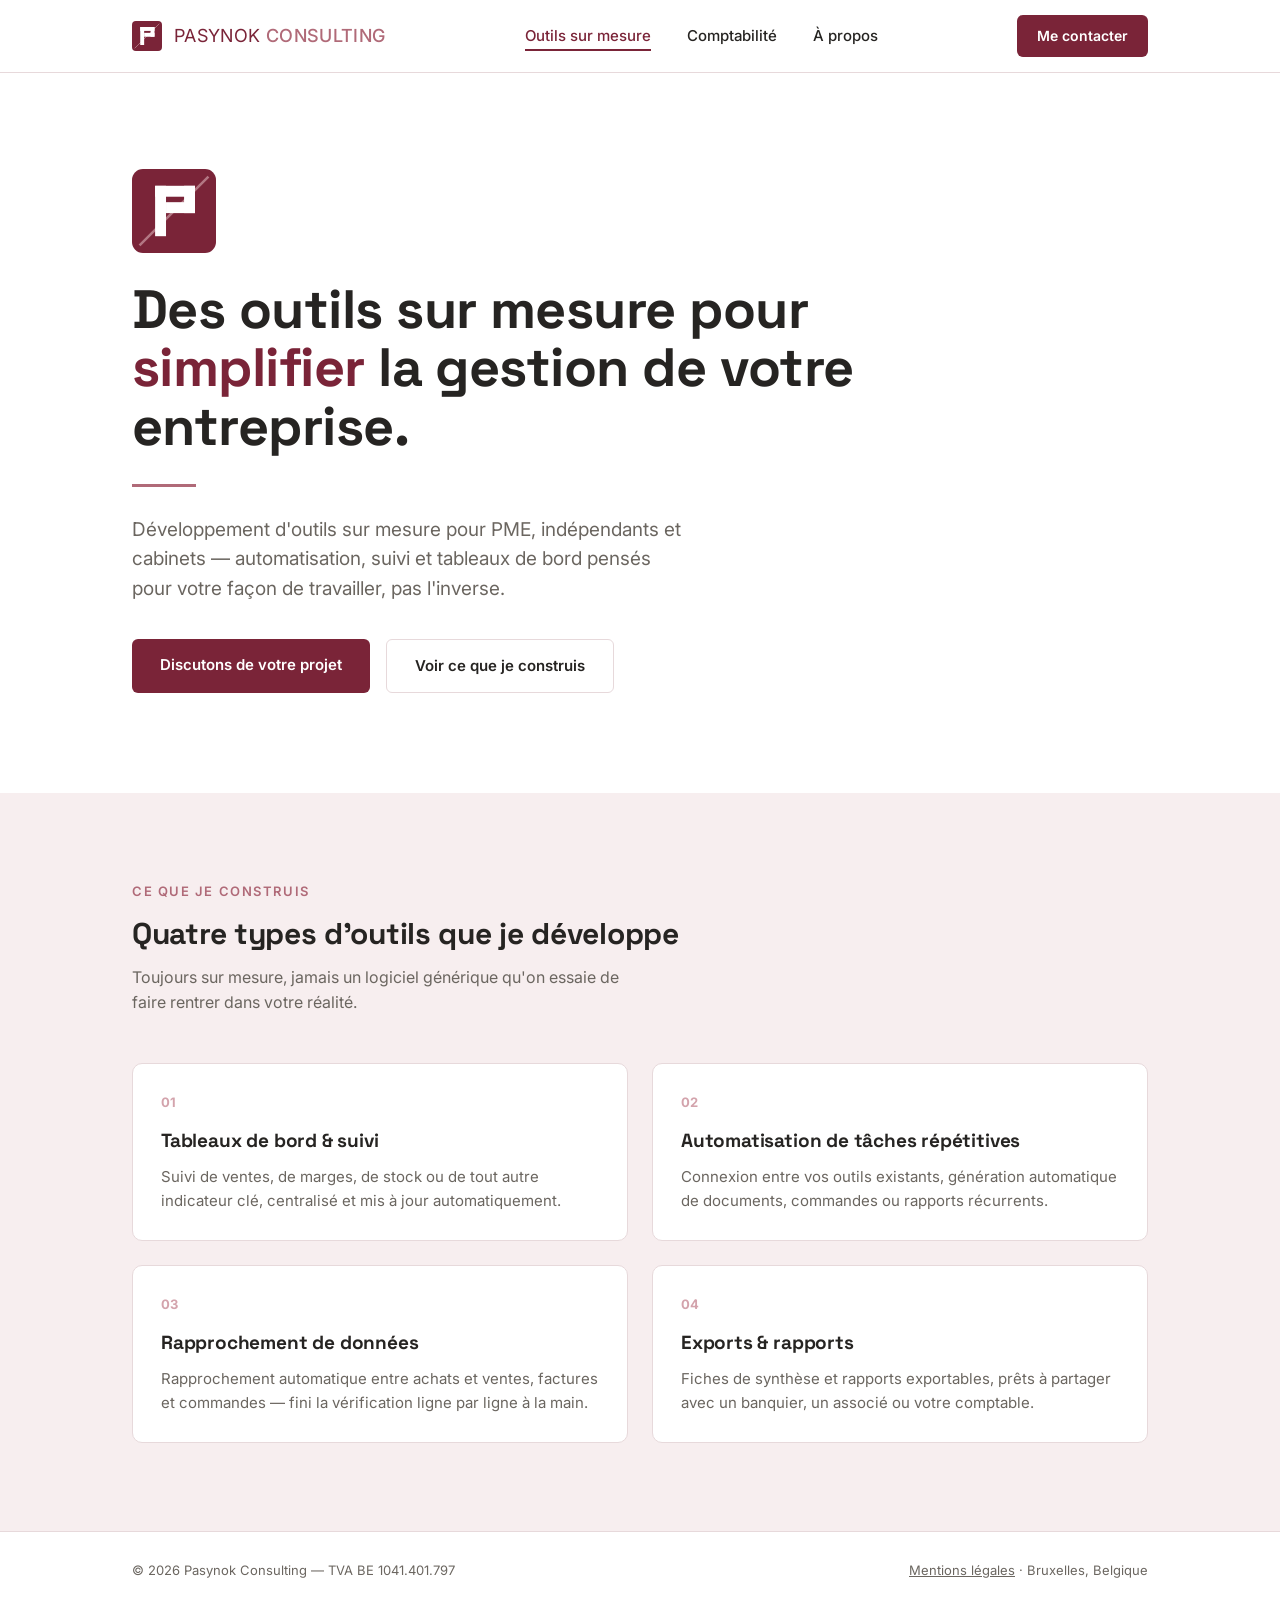
<file: index.html>
<!DOCTYPE html>
<html lang="fr">
<head>
<meta charset="UTF-8">
<meta name="viewport" content="width=device-width, initial-scale=1.0">
<title>Pasynok Consulting</title>
<meta name="description" content="Développement d'outils sur mesure pour PME, indépendants et cabinets : automatisation, suivi et tableaux de bord adaptés à votre activité.">
<meta property="og:type" content="website">
<meta property="og:title" content="Pasynok Consulting">
<meta property="og:description" content="Développement d'outils sur mesure pour PME, indépendants et cabinets : automatisation, suivi et tableaux de bord adaptés à votre activité.">
<meta property="og:image" content="https://pasynok-consulting.com/og-image.png">
<meta property="og:url" content="https://pasynok-consulting.com/index.html">
<meta name="twitter:card" content="summary_large_image">
<meta name="twitter:title" content="Pasynok Consulting">
<meta name="twitter:description" content="Développement d'outils sur mesure pour PME, indépendants et cabinets : automatisation, suivi et tableaux de bord adaptés à votre activité.">
<meta name="twitter:image" content="https://pasynok-consulting.com/og-image.png">
<link rel="icon" type="image/svg+xml" href="data:image/svg+xml,%3Csvg xmlns='http://www.w3.org/2000/svg' viewBox='0 0 200 200'%3E%3Crect width='200' height='200' rx='18' fill='%237A2438'/%3E%3Cline x1='18' y1='182' x2='182' y2='18' stroke='%23D9AFB6' stroke-width='5' opacity='0.55'/%3E%3Crect x='55' y='40' width='26' height='120' fill='%23FFFFFF'/%3E%3Crect x='55' y='40' width='95' height='26' fill='%23FFFFFF'/%3E%3Crect x='124' y='40' width='26' height='65' fill='%23FFFFFF'/%3E%3Crect x='81' y='79' width='69' height='26' fill='%23FFFFFF'/%3E%3C/svg%3E">
<link rel="preconnect" href="https://fonts.googleapis.com">
<link rel="preconnect" href="https://fonts.gstatic.com" crossorigin>
<link href="https://fonts.googleapis.com/css2?family=Space+Grotesk:wght@500;700&family=Inter:wght@400;500;600&display=swap" rel="stylesheet">
<link rel="stylesheet" href="style.css">
<script type="application/ld+json">
{
  "@context": "https://schema.org",
  "@type": "ProfessionalService",
  "name": "Pasynok Consulting",
  "url": "https://pasynok-consulting.com/index.html",
  "logo": "https://pasynok-consulting.com/og-image.png",
  "image": "https://pasynok-consulting.com/og-image.png",
  "description": "Développement d'outils sur mesure et accompagnement comptable pour indépendants et PME à Bruxelles.",
  "address": {
    "@type": "PostalAddress",
    "addressLocality": "Bruxelles",
    "addressCountry": "BE"
  },
  "email": "pasynok.pro@gmail.com",
  "telephone": "+32483583160",
  "founder": {
    "@type": "Person",
    "name": "Adrian Pasynok"
  }
}
</script>
</head>
<body>

<nav>
  <div class="wrap">
    <a class="brand" href="index.html">
      <svg width="30" height="30" viewBox="0 0 200 200" xmlns="http://www.w3.org/2000/svg">
        <rect width="200" height="200" rx="26" fill="#7A2438"/>
        <line x1="18" y1="182" x2="182" y2="18" stroke="#D9AFB6" stroke-width="6" opacity="0.6"/>
        <rect x="55" y="40" width="26" height="120" fill="#FFFFFF"/>
        <rect x="55" y="40" width="95" height="26" fill="#FFFFFF"/>
        <rect x="124" y="40" width="26" height="65" fill="#FFFFFF"/>
        <rect x="81" y="79" width="69" height="26" fill="#FFFFFF"/>
      </svg>
      <span class="brand-word">PASYNOK <span>CONSULTING</span></span>
    </a>
    <ul>
      <li><a href="index.html" class="active">Outils sur mesure</a></li>
      <li><a href="comptabilite.html">Comptabilité</a></li>
      <li><a href="apropos.html">À propos</a></li>
    </ul>
    <a class="nav-cta" href="contact.html">Me contacter</a>
  </div>
</nav>

<header class="hero" id="top">
  <div class="wrap">
    <svg class="hero-mark" viewBox="0 0 200 200" xmlns="http://www.w3.org/2000/svg">
      <rect width="200" height="200" rx="26" fill="#7A2438"/>
      <line x1="18" y1="182" x2="182" y2="18" stroke="#D9AFB6" stroke-width="6" opacity="0.6"/>
      <rect x="55" y="40" width="26" height="120" fill="#FFFFFF"/>
      <rect x="55" y="40" width="95" height="26" fill="#FFFFFF"/>
      <rect x="124" y="40" width="26" height="65" fill="#FFFFFF"/>
      <rect x="81" y="79" width="69" height="26" fill="#FFFFFF"/>
    </svg>
    <h1>Des outils sur mesure pour <em>simplifier</em> la gestion de votre entreprise.</h1>
    <hr class="hero-line">
    <p class="lede">Développement d'outils sur mesure pour PME, indépendants et cabinets — automatisation, suivi et tableaux de bord pensés pour votre façon de travailler, pas l'inverse.</p>
    <div class="btn-row">
      <a class="btn-primary" href="contact.html">Discutons de votre projet</a>
      <a class="btn-secondary" href="#services">Voir ce que je construis</a>
    </div>
  </div>
</header>

<section class="services" id="services">
  <div class="wrap">
    <p class="eyebrow">Ce que je construis</p>
    <h2>Quatre types d'outils que je développe</h2>
    <p class="section-intro">Toujours sur mesure, jamais un logiciel générique qu'on essaie de faire rentrer dans votre réalité.</p>
    <div class="service-grid">
      <div class="service-card">
        <div class="num">01</div>
        <h3>Tableaux de bord & suivi</h3>
        <p>Suivi de ventes, de marges, de stock ou de tout autre indicateur clé, centralisé et mis à jour automatiquement.</p>
      </div>
      <div class="service-card">
        <div class="num">02</div>
        <h3>Automatisation de tâches répétitives</h3>
        <p>Connexion entre vos outils existants, génération automatique de documents, commandes ou rapports récurrents.</p>
      </div>
      <div class="service-card">
        <div class="num">03</div>
        <h3>Rapprochement de données</h3>
        <p>Rapprochement automatique entre achats et ventes, factures et commandes — fini la vérification ligne par ligne à la main.</p>
      </div>
      <div class="service-card">
        <div class="num">04</div>
        <h3>Exports & rapports</h3>
        <p>Fiches de synthèse et rapports exportables, prêts à partager avec un banquier, un associé ou votre comptable.</p>
      </div>
    </div>
  </div>
</section>

<footer>
  <div class="wrap">
    <span>© 2026 Pasynok Consulting — TVA BE 1041.401.797</span>
    <span><a href="mentions-legales.html">Mentions légales</a> · Bruxelles, Belgique</span>
  </div>
</footer>

<script data-goatcounter="https://pasynokconsulting.goatcounter.com/count" async src="//gc.zgo.at/count.js"></script>
</body>
</html>
</file>
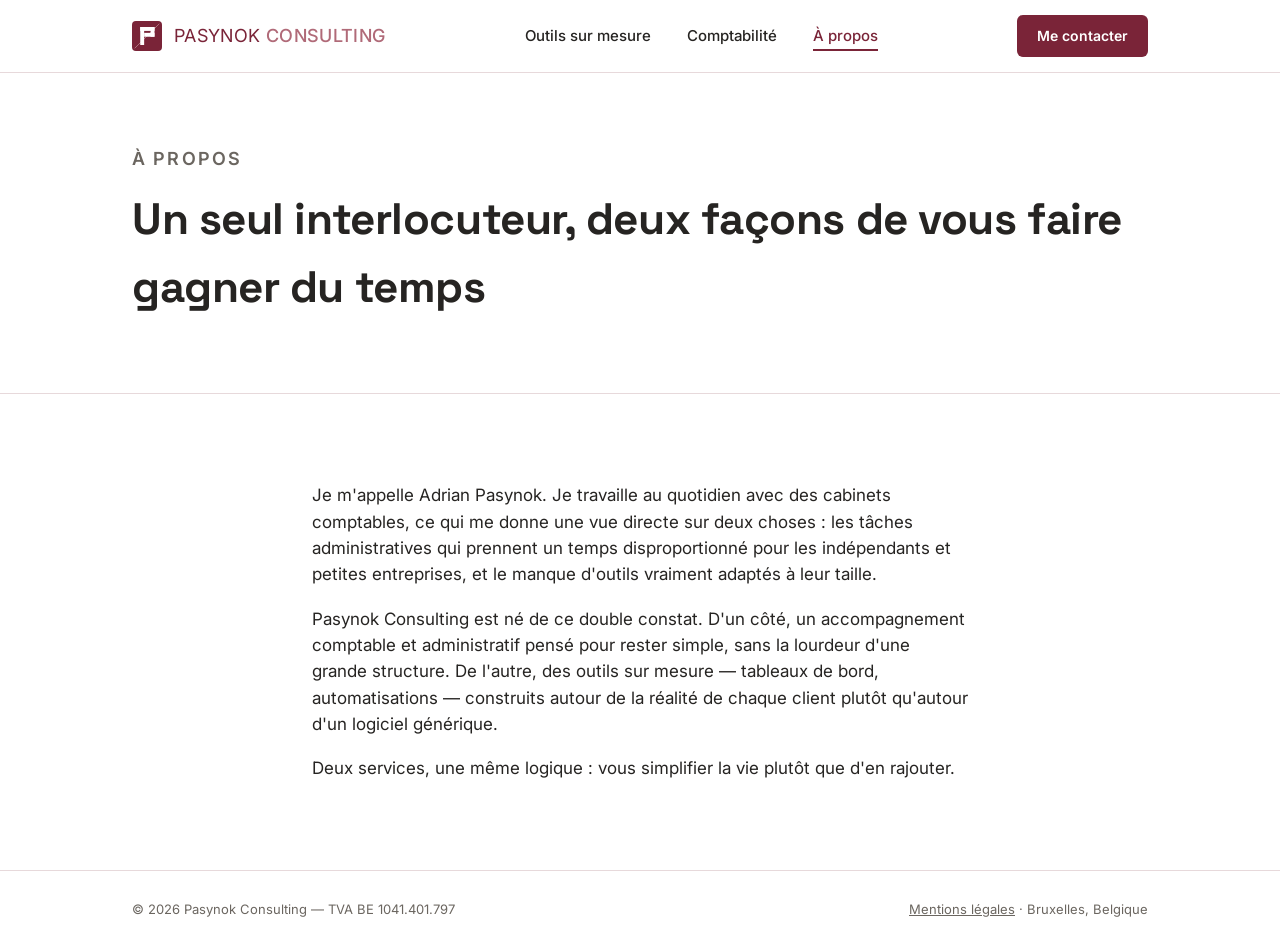
<file: apropos.html>
<!DOCTYPE html>
<html lang="fr">
<head>
<meta charset="UTF-8">
<meta name="viewport" content="width=device-width, initial-scale=1.0">
<title>Pasynok Consulting — À propos</title>
<meta name="description" content="Un seul interlocuteur, deux façons de vous faire gagner du temps : outils sur mesure et comptabilité.">
<meta property="og:type" content="website">
<meta property="og:title" content="Pasynok Consulting — À propos">
<meta property="og:description" content="Un seul interlocuteur, deux façons de vous faire gagner du temps : outils sur mesure et comptabilité.">
<meta property="og:image" content="https://pasynok-consulting.com/og-image.png">
<meta property="og:url" content="https://pasynok-consulting.com/apropos.html">
<meta name="twitter:card" content="summary_large_image">
<meta name="twitter:title" content="Pasynok Consulting — À propos">
<meta name="twitter:description" content="Un seul interlocuteur, deux façons de vous faire gagner du temps : outils sur mesure et comptabilité.">
<meta name="twitter:image" content="https://pasynok-consulting.com/og-image.png">
<link rel="icon" type="image/svg+xml" href="data:image/svg+xml,%3Csvg xmlns='http://www.w3.org/2000/svg' viewBox='0 0 200 200'%3E%3Crect width='200' height='200' rx='18' fill='%237A2438'/%3E%3Cline x1='18' y1='182' x2='182' y2='18' stroke='%23D9AFB6' stroke-width='5' opacity='0.55'/%3E%3Crect x='55' y='40' width='26' height='120' fill='%23FFFFFF'/%3E%3Crect x='55' y='40' width='95' height='26' fill='%23FFFFFF'/%3E%3Crect x='124' y='40' width='26' height='65' fill='%23FFFFFF'/%3E%3Crect x='81' y='79' width='69' height='26' fill='%23FFFFFF'/%3E%3C/svg%3E">
<link rel="preconnect" href="https://fonts.googleapis.com">
<link rel="preconnect" href="https://fonts.gstatic.com" crossorigin>
<link href="https://fonts.googleapis.com/css2?family=Space+Grotesk:wght@500;700&family=Inter:wght@400;500;600&display=swap" rel="stylesheet">
<link rel="stylesheet" href="style.css">
</head>
<body>

<nav>
  <div class="wrap">
    <a class="brand" href="index.html">
      <svg width="30" height="30" viewBox="0 0 200 200" xmlns="http://www.w3.org/2000/svg">
        <rect width="200" height="200" rx="26" fill="#7A2438"/>
        <line x1="18" y1="182" x2="182" y2="18" stroke="#D9AFB6" stroke-width="6" opacity="0.6"/>
        <rect x="55" y="40" width="26" height="120" fill="#FFFFFF"/>
        <rect x="55" y="40" width="95" height="26" fill="#FFFFFF"/>
        <rect x="124" y="40" width="26" height="65" fill="#FFFFFF"/>
        <rect x="81" y="79" width="69" height="26" fill="#FFFFFF"/>
      </svg>
      <span class="brand-word">PASYNOK <span>CONSULTING</span></span>
    </a>
    <ul>
      <li><a href="index.html">Outils sur mesure</a></li>
      <li><a href="comptabilite.html">Comptabilité</a></li>
      <li><a href="apropos.html" class="active">À propos</a></li>
    </ul>
    <a class="nav-cta" href="contact.html">Me contacter</a>
  </div>
</nav>

<header class="page-header">
  <div class="wrap">
    <p class="eyebrow">À propos</p>
    <h1>Un seul interlocuteur, deux façons de vous faire gagner du temps</h1>
  </div>
</header>

<section class="about-page">
  <div class="wrap about-inner">
    <div class="about-text">
      <p>Je m'appelle Adrian Pasynok. Je travaille au quotidien avec des cabinets comptables, ce qui me donne une vue directe sur deux choses : les tâches administratives qui prennent un temps disproportionné pour les indépendants et petites entreprises, et le manque d'outils vraiment adaptés à leur taille.</p>
      <p>Pasynok Consulting est né de ce double constat. D'un côté, un accompagnement comptable et administratif pensé pour rester simple, sans la lourdeur d'une grande structure. De l'autre, des outils sur mesure — tableaux de bord, automatisations — construits autour de la réalité de chaque client plutôt qu'autour d'un logiciel générique.</p>
      <p>Deux services, une même logique : vous simplifier la vie plutôt que d'en rajouter.</p>
    </div>
  </div>
</section>

<footer>
  <div class="wrap">
    <span>© 2026 Pasynok Consulting — TVA BE 1041.401.797</span>
    <span><a href="mentions-legales.html">Mentions légales</a> · Bruxelles, Belgique</span>
  </div>
</footer>

<script data-goatcounter="https://pasynokconsulting.goatcounter.com/count" async src="//gc.zgo.at/count.js"></script>
</body>
</html>
</file>
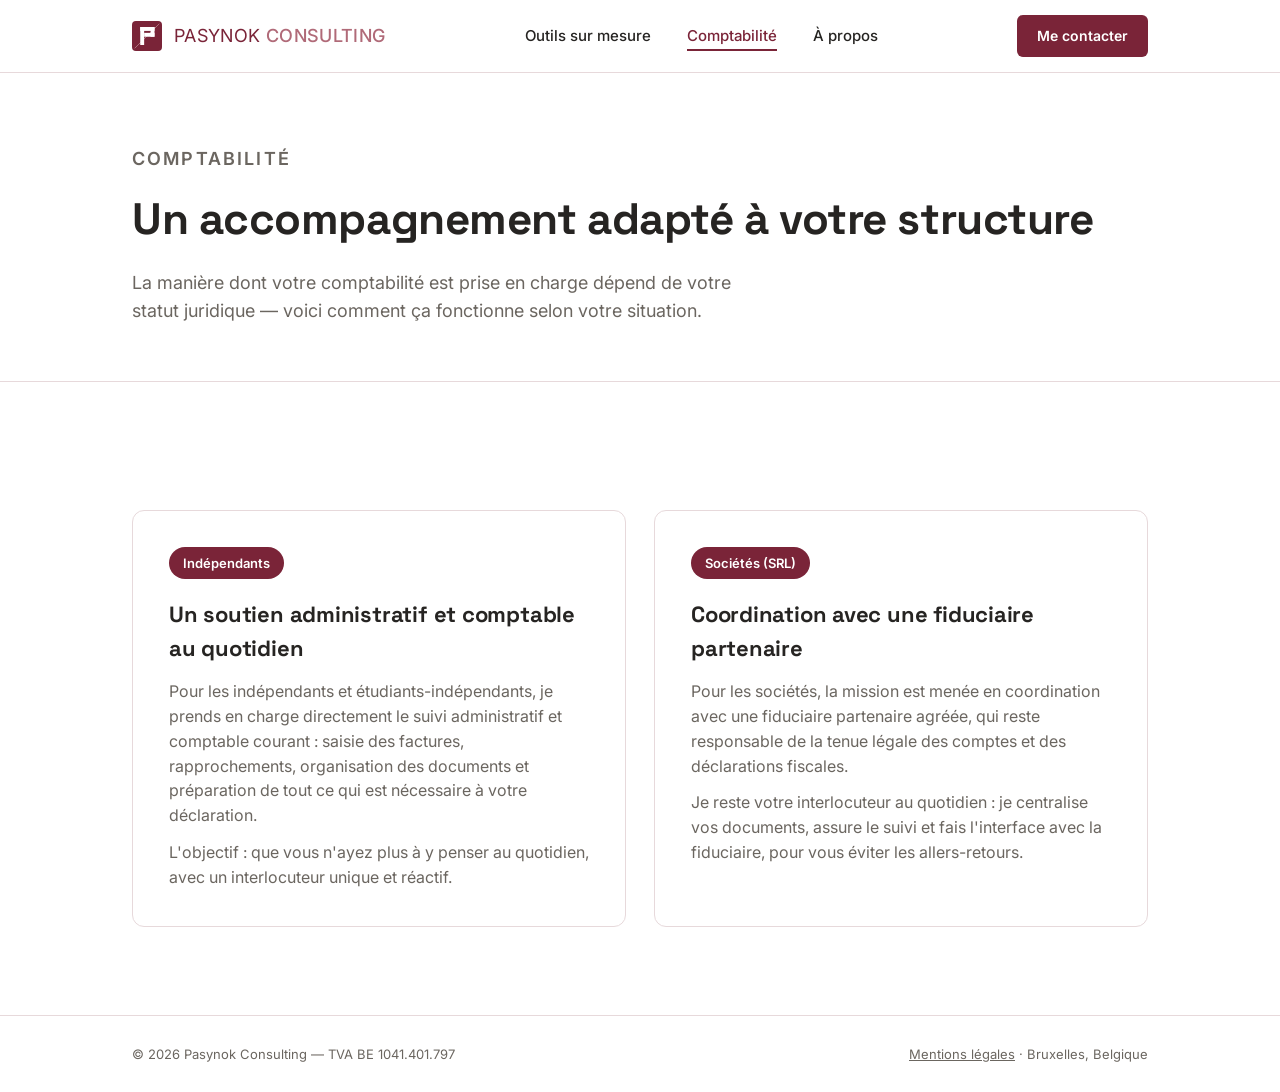
<file: comptabilite.html>
<!DOCTYPE html>
<html lang="fr">
<head>
<meta charset="UTF-8">
<meta name="viewport" content="width=device-width, initial-scale=1.0">
<title>Pasynok Consulting — Comptabilité</title>
<meta name="description" content="Un accompagnement comptable et administratif adapté à votre structure : indépendant ou société.">
<meta property="og:type" content="website">
<meta property="og:title" content="Pasynok Consulting — Comptabilité">
<meta property="og:description" content="Un accompagnement comptable et administratif adapté à votre structure : indépendant ou société.">
<meta property="og:image" content="https://pasynok-consulting.com/og-image.png">
<meta property="og:url" content="https://pasynok-consulting.com/comptabilite.html">
<meta name="twitter:card" content="summary_large_image">
<meta name="twitter:title" content="Pasynok Consulting — Comptabilité">
<meta name="twitter:description" content="Un accompagnement comptable et administratif adapté à votre structure : indépendant ou société.">
<meta name="twitter:image" content="https://pasynok-consulting.com/og-image.png">
<link rel="icon" type="image/svg+xml" href="data:image/svg+xml,%3Csvg xmlns='http://www.w3.org/2000/svg' viewBox='0 0 200 200'%3E%3Crect width='200' height='200' rx='18' fill='%237A2438'/%3E%3Cline x1='18' y1='182' x2='182' y2='18' stroke='%23D9AFB6' stroke-width='5' opacity='0.55'/%3E%3Crect x='55' y='40' width='26' height='120' fill='%23FFFFFF'/%3E%3Crect x='55' y='40' width='95' height='26' fill='%23FFFFFF'/%3E%3Crect x='124' y='40' width='26' height='65' fill='%23FFFFFF'/%3E%3Crect x='81' y='79' width='69' height='26' fill='%23FFFFFF'/%3E%3C/svg%3E">
<link rel="preconnect" href="https://fonts.googleapis.com">
<link rel="preconnect" href="https://fonts.gstatic.com" crossorigin>
<link href="https://fonts.googleapis.com/css2?family=Space+Grotesk:wght@500;700&family=Inter:wght@400;500;600&display=swap" rel="stylesheet">
<link rel="stylesheet" href="style.css">
</head>
<body>

<nav>
  <div class="wrap">
    <a class="brand" href="index.html">
      <svg width="30" height="30" viewBox="0 0 200 200" xmlns="http://www.w3.org/2000/svg">
        <rect width="200" height="200" rx="26" fill="#7A2438"/>
        <line x1="18" y1="182" x2="182" y2="18" stroke="#D9AFB6" stroke-width="6" opacity="0.6"/>
        <rect x="55" y="40" width="26" height="120" fill="#FFFFFF"/>
        <rect x="55" y="40" width="95" height="26" fill="#FFFFFF"/>
        <rect x="124" y="40" width="26" height="65" fill="#FFFFFF"/>
        <rect x="81" y="79" width="69" height="26" fill="#FFFFFF"/>
      </svg>
      <span class="brand-word">PASYNOK <span>CONSULTING</span></span>
    </a>
    <ul>
      <li><a href="index.html">Outils sur mesure</a></li>
      <li><a href="comptabilite.html" class="active">Comptabilité</a></li>
      <li><a href="apropos.html">À propos</a></li>
    </ul>
    <a class="nav-cta" href="contact.html">Me contacter</a>
  </div>
</nav>

<header class="page-header">
  <div class="wrap">
    <p class="eyebrow">Comptabilité</p>
    <h1>Un accompagnement adapté à votre structure</h1>
    <p>La manière dont votre comptabilité est prise en charge dépend de votre statut juridique — voici comment ça fonctionne selon votre situation.</p>
  </div>
</header>

<section class="profiles">
  <div class="wrap">
    <div class="profile-grid">
      <div class="profile-card">
        <span class="tag">Indépendants</span>
        <h3>Un soutien administratif et comptable au quotidien</h3>
        <p>Pour les indépendants et étudiants-indépendants, je prends en charge directement le suivi administratif et comptable courant : saisie des factures, rapprochements, organisation des documents et préparation de tout ce qui est nécessaire à votre déclaration.</p>
        <p>L'objectif : que vous n'ayez plus à y penser au quotidien, avec un interlocuteur unique et réactif.</p>
      </div>
      <div class="profile-card">
        <span class="tag">Sociétés (SRL)</span>
        <h3>Coordination avec une fiduciaire partenaire</h3>
        <p>Pour les sociétés, la mission est menée en coordination avec une fiduciaire partenaire agréée, qui reste responsable de la tenue légale des comptes et des déclarations fiscales.</p>
        <p>Je reste votre interlocuteur au quotidien : je centralise vos documents, assure le suivi et fais l'interface avec la fiduciaire, pour vous éviter les allers-retours.</p>
      </div>
    </div>
  </div>
</section>

<footer>
  <div class="wrap">
    <span>© 2026 Pasynok Consulting — TVA BE 1041.401.797</span>
    <span><a href="mentions-legales.html">Mentions légales</a> · Bruxelles, Belgique</span>
  </div>
</footer>

<script data-goatcounter="https://pasynokconsulting.goatcounter.com/count" async src="//gc.zgo.at/count.js"></script>
</body>
</html>
</file>
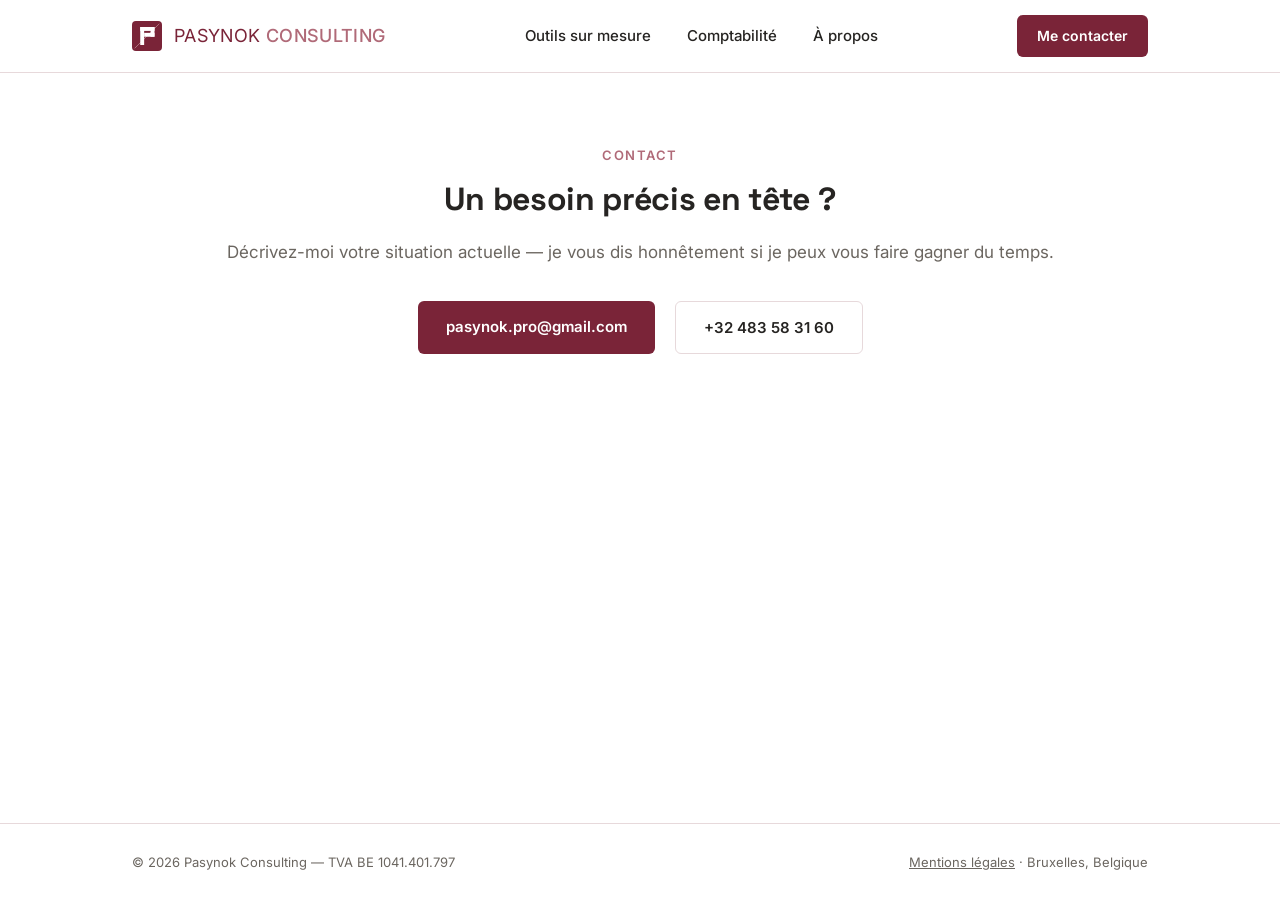
<file: contact.html>
<!DOCTYPE html>
<html lang="fr">
<head>
<meta charset="UTF-8">
<meta name="viewport" content="width=device-width, initial-scale=1.0">
<title>Pasynok Consulting — Contact</title>
<meta name="description" content="Discutons de votre projet — décrivez votre besoin, réponse honnête et rapide.">
<meta property="og:type" content="website">
<meta property="og:title" content="Pasynok Consulting — Contact">
<meta property="og:description" content="Discutons de votre projet — décrivez votre besoin, réponse honnête et rapide.">
<meta property="og:image" content="https://pasynok-consulting.com/og-image.png">
<meta property="og:url" content="https://pasynok-consulting.com/contact.html">
<meta name="twitter:card" content="summary_large_image">
<meta name="twitter:title" content="Pasynok Consulting — Contact">
<meta name="twitter:description" content="Discutons de votre projet — décrivez votre besoin, réponse honnête et rapide.">
<meta name="twitter:image" content="https://pasynok-consulting.com/og-image.png">
<link rel="icon" type="image/svg+xml" href="data:image/svg+xml,%3Csvg xmlns='http://www.w3.org/2000/svg' viewBox='0 0 200 200'%3E%3Crect width='200' height='200' rx='18' fill='%237A2438'/%3E%3Cline x1='18' y1='182' x2='182' y2='18' stroke='%23D9AFB6' stroke-width='5' opacity='0.55'/%3E%3Crect x='55' y='40' width='26' height='120' fill='%23FFFFFF'/%3E%3Crect x='55' y='40' width='95' height='26' fill='%23FFFFFF'/%3E%3Crect x='124' y='40' width='26' height='65' fill='%23FFFFFF'/%3E%3Crect x='81' y='79' width='69' height='26' fill='%23FFFFFF'/%3E%3C/svg%3E">
<link rel="preconnect" href="https://fonts.googleapis.com">
<link rel="preconnect" href="https://fonts.gstatic.com" crossorigin>
<link href="https://fonts.googleapis.com/css2?family=Space+Grotesk:wght@500;700&family=Inter:wght@400;500;600&display=swap" rel="stylesheet">
<link rel="stylesheet" href="style.css">
</head>
<body>

<nav>
  <div class="wrap">
    <a class="brand" href="index.html">
      <svg width="30" height="30" viewBox="0 0 200 200" xmlns="http://www.w3.org/2000/svg">
        <rect width="200" height="200" rx="26" fill="#7A2438"/>
        <line x1="18" y1="182" x2="182" y2="18" stroke="#D9AFB6" stroke-width="6" opacity="0.6"/>
        <rect x="55" y="40" width="26" height="120" fill="#FFFFFF"/>
        <rect x="55" y="40" width="95" height="26" fill="#FFFFFF"/>
        <rect x="124" y="40" width="26" height="65" fill="#FFFFFF"/>
        <rect x="81" y="79" width="69" height="26" fill="#FFFFFF"/>
      </svg>
      <span class="brand-word">PASYNOK <span>CONSULTING</span></span>
    </a>
    <ul>
      <li><a href="index.html">Outils sur mesure</a></li>
      <li><a href="comptabilite.html">Comptabilité</a></li>
      <li><a href="apropos.html">À propos</a></li>
    </ul>
    <a class="nav-cta" href="contact.html">Me contacter</a>
  </div>
</nav>

<section class="contact on-page">
  <div class="wrap">
    <p class="eyebrow">Contact</p>
    <h2>Un besoin précis en tête ?</h2>
    <p class="lede">Décrivez-moi votre situation actuelle — je vous dis honnêtement si je peux vous faire gagner du temps.</p>
    <div class="contact-links">
      <a class="btn-primary" href="mailto:pasynok.pro@gmail.com">pasynok.pro@gmail.com</a>
      <a class="btn-secondary" href="tel:+32483583160">+32 483 58 31 60</a>
    </div>
  </div>
</section>

<footer>
  <div class="wrap">
    <span>© 2026 Pasynok Consulting — TVA BE 1041.401.797</span>
    <span><a href="mentions-legales.html">Mentions légales</a> · Bruxelles, Belgique</span>
  </div>
</footer>

<script data-goatcounter="https://pasynokconsulting.goatcounter.com/count" async src="//gc.zgo.at/count.js"></script>
</body>
</html>
</file>
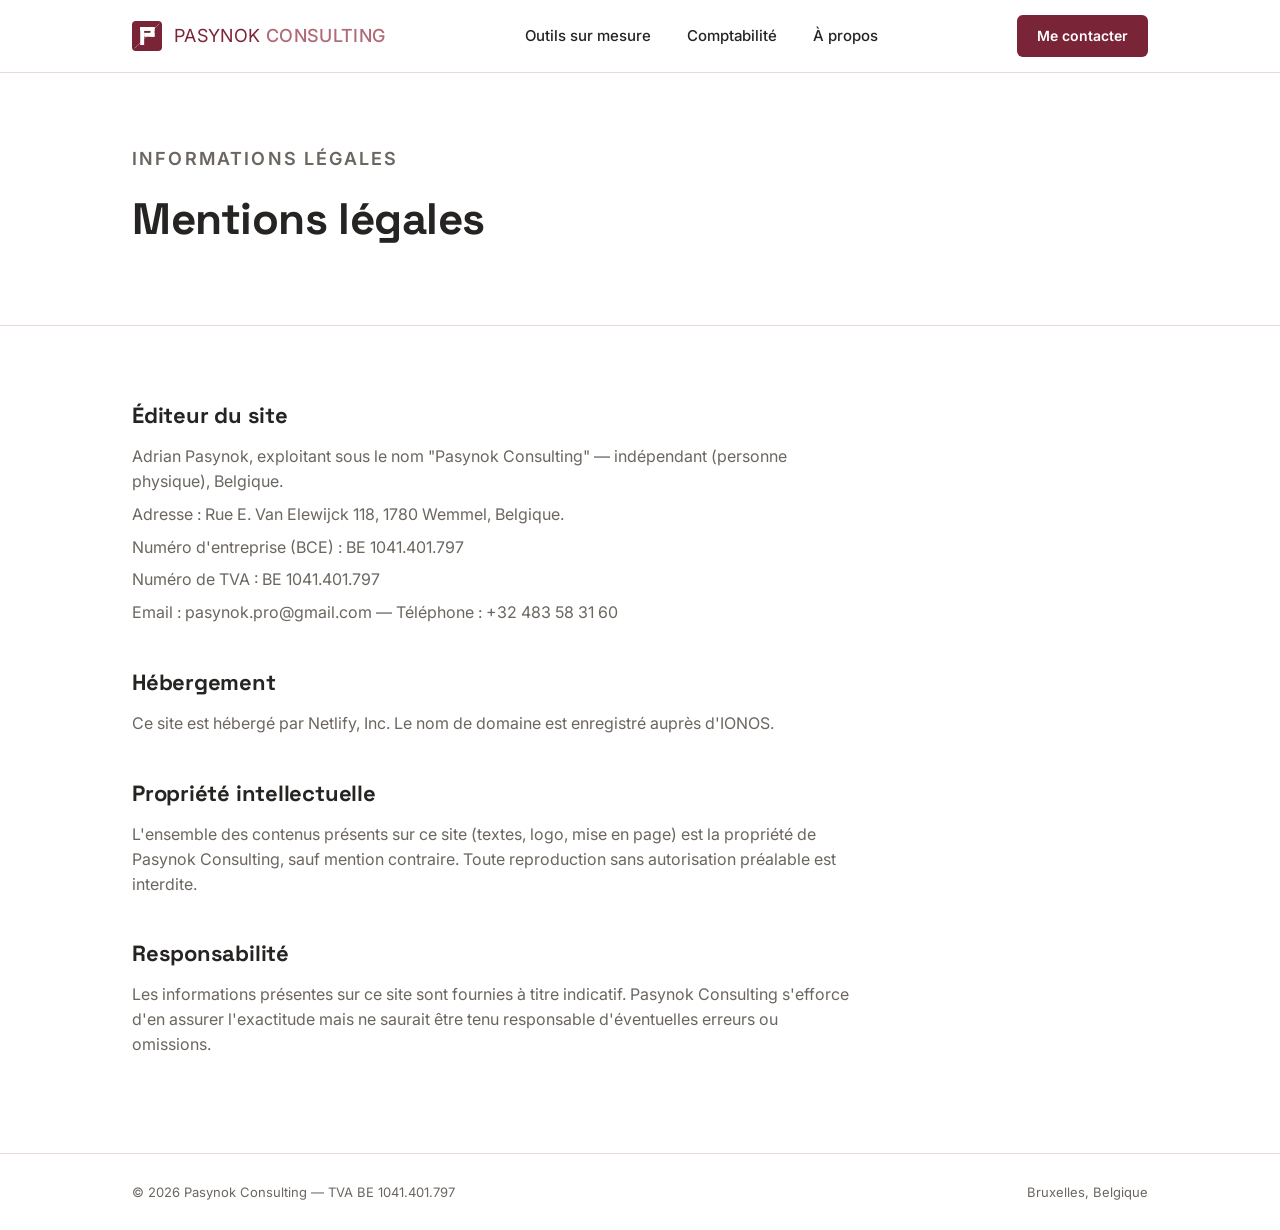
<file: mentions-legales.html>
<!DOCTYPE html>
<html lang="fr">
<head>
<meta charset="UTF-8">
<meta name="viewport" content="width=device-width, initial-scale=1.0">
<title>Pasynok Consulting — Mentions légales</title>
<meta name="description" content="Informations légales relatives à Pasynok Consulting.">
<meta property="og:type" content="website">
<meta property="og:title" content="Pasynok Consulting — Mentions légales">
<meta property="og:description" content="Informations légales relatives à Pasynok Consulting.">
<meta property="og:image" content="https://pasynok-consulting.com/og-image.png">
<meta property="og:url" content="https://pasynok-consulting.com/mentions-legales.html">
<meta name="twitter:card" content="summary_large_image">
<meta name="twitter:title" content="Pasynok Consulting — Mentions légales">
<meta name="twitter:description" content="Informations légales relatives à Pasynok Consulting.">
<meta name="twitter:image" content="https://pasynok-consulting.com/og-image.png">
<link rel="icon" type="image/svg+xml" href="data:image/svg+xml,%3Csvg xmlns='http://www.w3.org/2000/svg' viewBox='0 0 200 200'%3E%3Crect width='200' height='200' rx='18' fill='%237A2438'/%3E%3Cline x1='18' y1='182' x2='182' y2='18' stroke='%23D9AFB6' stroke-width='5' opacity='0.55'/%3E%3Crect x='55' y='40' width='26' height='120' fill='%23FFFFFF'/%3E%3Crect x='55' y='40' width='95' height='26' fill='%23FFFFFF'/%3E%3Crect x='124' y='40' width='26' height='65' fill='%23FFFFFF'/%3E%3Crect x='81' y='79' width='69' height='26' fill='%23FFFFFF'/%3E%3C/svg%3E">
<link rel="preconnect" href="https://fonts.googleapis.com">
<link rel="preconnect" href="https://fonts.gstatic.com" crossorigin>
<link href="https://fonts.googleapis.com/css2?family=Space+Grotesk:wght@500;700&family=Inter:wght@400;500;600&display=swap" rel="stylesheet">
<link rel="stylesheet" href="style.css">
<style>
  .legal { padding: 72px 0 96px; }
  .legal h2 { font-size: 22px; margin: 40px 0 12px; }
  .legal h2:first-of-type { margin-top: 0; }
  .legal p { color: var(--text-soft); font-size: 16px; max-width: 720px; }
  .legal p + p { margin-top: 8px; }
  .legal .todo { color: var(--bordeaux-mid); font-style: italic; }
</style>
</head>
<body>

<nav>
  <div class="wrap">
    <a class="brand" href="index.html">
      <svg width="30" height="30" viewBox="0 0 200 200" xmlns="http://www.w3.org/2000/svg">
        <rect width="200" height="200" rx="26" fill="#7A2438"/>
        <line x1="18" y1="182" x2="182" y2="18" stroke="#D9AFB6" stroke-width="6" opacity="0.6"/>
        <rect x="55" y="40" width="26" height="120" fill="#FFFFFF"/>
        <rect x="55" y="40" width="95" height="26" fill="#FFFFFF"/>
        <rect x="124" y="40" width="26" height="65" fill="#FFFFFF"/>
        <rect x="81" y="79" width="69" height="26" fill="#FFFFFF"/>
      </svg>
      <span class="brand-word">PASYNOK <span>CONSULTING</span></span>
    </a>
    <ul>
      <li><a href="index.html">Outils sur mesure</a></li>
      <li><a href="comptabilite.html">Comptabilité</a></li>
      <li><a href="apropos.html">À propos</a></li>
    </ul>
    <a class="nav-cta" href="contact.html">Me contacter</a>
  </div>
</nav>

<header class="page-header">
  <div class="wrap">
    <p class="eyebrow">Informations légales</p>
    <h1>Mentions légales</h1>
  </div>
</header>

<section class="legal">
  <div class="wrap">
    <h2>Éditeur du site</h2>
    <p>Adrian Pasynok, exploitant sous le nom "Pasynok Consulting" — indépendant (personne physique), Belgique.</p>
    <p>Adresse : Rue E. Van Elewijck 118, 1780 Wemmel, Belgique.</p>
    <p>Numéro d'entreprise (BCE) : BE 1041.401.797</p>
    <p>Numéro de TVA : BE 1041.401.797</p>
    <p>Email : pasynok.pro@gmail.com — Téléphone : +32 483 58 31 60</p>

    <h2>Hébergement</h2>
    <p>Ce site est hébergé par Netlify, Inc. Le nom de domaine est enregistré auprès d'IONOS.</p>

    <h2>Propriété intellectuelle</h2>
    <p>L'ensemble des contenus présents sur ce site (textes, logo, mise en page) est la propriété de Pasynok Consulting, sauf mention contraire. Toute reproduction sans autorisation préalable est interdite.</p>

    <h2>Responsabilité</h2>
    <p>Les informations présentes sur ce site sont fournies à titre indicatif. Pasynok Consulting s'efforce d'en assurer l'exactitude mais ne saurait être tenu responsable d'éventuelles erreurs ou omissions.</p>
  </div>
</section>

<footer>
  <div class="wrap">
    <span>© 2026 Pasynok Consulting — TVA BE 1041.401.797</span>
    <span>Bruxelles, Belgique</span>
  </div>
</footer>

<script data-goatcounter="https://pasynokconsulting.goatcounter.com/count" async src="//gc.zgo.at/count.js"></script>
</body>
</html>
</file>
<file: style.css>
:root {
  --bordeaux: #7A2438;
  --bordeaux-mid: #B06A78;
  --bordeaux-light: #D3A3AC;
  --bordeaux-pale: #F7EEEF;
  --bordeaux-line: #E7D9DB;
  --text: #262422;
  --text-soft: #6B6660;
  --bg: #FFFFFF;
}
* { margin: 0; padding: 0; box-sizing: border-box; }
html { scroll-behavior: smooth; height: 100%; }
body {
  font-family: 'Inter', -apple-system, sans-serif;
  color: var(--text);
  background: var(--bg);
  line-height: 1.55;
  display: flex;
  flex-direction: column;
  min-height: 100vh;
}
h1, h2, h3, .mark-word {
  font-family: 'Space Grotesk', 'Inter', sans-serif;
  font-weight: 700;
  letter-spacing: -0.01em;
}
a { color: inherit; }
.wrap { max-width: 1080px; margin: 0 auto; padding: 0 32px; }

/* ===== NAV ===== */
nav {
  position: sticky; top: 0; z-index: 50;
  background: rgba(255,255,255,0.92);
  backdrop-filter: blur(6px);
  border-bottom: 1px solid var(--bordeaux-line);
}
nav .wrap { display: flex; align-items: center; justify-content: space-between; height: 72px; }
.brand { display: flex; align-items: center; text-decoration: none; }
.brand svg { margin-right: 12px; }
.brand-word { font-size: 18px; letter-spacing: 0.02em; color: var(--bordeaux); }
.brand-word span { color: var(--bordeaux-mid); font-weight: 500; }
nav ul { list-style: none; display: flex; font-size: 15px; font-weight: 500; }
nav ul li { margin-right: 36px; }
nav ul li:last-child { margin-right: 0; }
nav ul a { text-decoration: none; color: var(--text); padding-bottom: 4px; border-bottom: 2px solid transparent; }
nav ul a:hover { color: var(--bordeaux); }
nav ul a.active { color: var(--bordeaux); border-bottom: 2px solid var(--bordeaux); }
.nav-cta {
  background: var(--bordeaux); color: #fff !important; padding: 10px 20px;
  border-radius: 6px; font-size: 14px; font-weight: 600; text-decoration: none;
}
@media (max-width: 720px) { nav ul { display: none; } }

/* ===== HERO (home) ===== */
header.hero { padding: 96px 0 88px; }
.hero .wrap { display: flex; flex-direction: column; align-items: flex-start; }
.hero-mark { width: 84px; height: 84px; margin-bottom: 28px; }
.hero h1 { font-size: clamp(34px, 5vw, 54px); line-height: 1.08; max-width: 760px; margin-bottom: 28px; }
.hero h1 em { font-style: normal; color: var(--bordeaux); }
.hero p.lede { font-size: 19px; color: var(--text-soft); max-width: 560px; margin-bottom: 28px; }
.hero-line { width: 64px; height: 3px; background: var(--bordeaux-mid); border: none; margin-bottom: 28px; }
.btn-row { display: flex; flex-wrap: wrap; margin-top: 8px; }
.btn-row > * { margin: 0 16px 12px 0; }
.btn-primary {
  background: var(--bordeaux); color: #fff; padding: 14px 28px; border-radius: 6px;
  text-decoration: none; font-weight: 600; font-size: 15px; display: inline-block;
}
.btn-secondary {
  border: 1.5px solid var(--bordeaux-line); color: var(--text); padding: 14px 28px;
  border-radius: 6px; text-decoration: none; font-weight: 600; font-size: 15px; display: inline-block;
}

/* ===== PAGE HEADER (sous-pages) ===== */
header.page-header { padding: 72px 0 56px; border-bottom: 1px solid var(--bordeaux-line); }
.page-header .eyebrow { margin-bottom: 12px; }
.page-header h1 { font-size: clamp(30px, 4vw, 44px); margin-bottom: 16px; }
.page-header p { font-size: 18px; color: var(--text-soft); max-width: 640px; }

/* ===== SECTION LABEL ===== */
.eyebrow {
  text-transform: uppercase; letter-spacing: 0.12em; font-size: 13px;
  color: var(--bordeaux-mid); font-weight: 600; margin-bottom: 10px;
}

/* ===== SERVICES (grid) ===== */
section.services { padding: 88px 0; background: var(--bordeaux-pale); }
section.services.on-page { padding-top: 72px; }
.services h2 { font-size: 30px; margin-bottom: 8px; }
.services > .wrap > p.section-intro { color: var(--text-soft); max-width: 520px; margin-bottom: 48px; }
.service-grid { display: grid; grid-template-columns: repeat(2, 1fr); gap: 24px; }
@media (max-width: 720px) { .service-grid { grid-template-columns: 1fr; } }
.service-card {
  background: #fff; border: 1px solid var(--bordeaux-line); border-radius: 10px;
  padding: 28px;
}
.service-card .num { font-size: 13px; font-weight: 700; color: var(--bordeaux-light); margin-bottom: 14px; }
.service-card h3 { font-size: 19px; margin-bottom: 10px; }
.service-card p { color: var(--text-soft); font-size: 15px; }

/* ===== COMPTABILITE (deux profils) ===== */
section.profiles { padding: 88px 0; }
.profile-grid { display: grid; grid-template-columns: 1fr 1fr; gap: 28px; margin-top: 40px; }
@media (max-width: 720px) { .profile-grid { grid-template-columns: 1fr; } }
.profile-card {
  border: 1px solid var(--bordeaux-line); border-radius: 12px; padding: 36px;
}
.profile-card .tag {
  display: inline-block; background: var(--bordeaux); color: #fff; font-size: 13px;
  font-weight: 600; padding: 6px 14px; border-radius: 999px; margin-bottom: 18px;
}
.profile-card h3 { font-size: 22px; margin-bottom: 14px; }
.profile-card p { color: var(--text-soft); font-size: 16px; }
.profile-card p + p { margin-top: 12px; }

/* ===== ABOUT ===== */
section.about-page { padding: 88px 0; }
.about-inner { display: flex; align-items: flex-start; max-width: 720px; }
.about-text { font-size: 17px; color: var(--text); }
.about-text p + p { margin-top: 18px; }

/* ===== CONTACT ===== */
section.contact { padding: 96px 0; text-align: center; }
section.contact.on-page { padding-top: 72px; }
.contact h2 { font-size: 32px; margin-bottom: 14px; }
.contact p.lede { color: var(--text-soft); font-size: 17px; margin-bottom: 36px; }
.contact-links { display: flex; justify-content: center; flex-wrap: wrap; }
.contact-links > * { margin: 0 10px 12px; }

footer { border-top: 1px solid var(--bordeaux-line); padding: 28px 0; margin-top: auto; }
footer .wrap { display: flex; justify-content: space-between; align-items: center; font-size: 13px; color: var(--text-soft); }
@media (max-width: 560px) { footer .wrap { flex-direction: column; gap: 8px; } }
</file>
